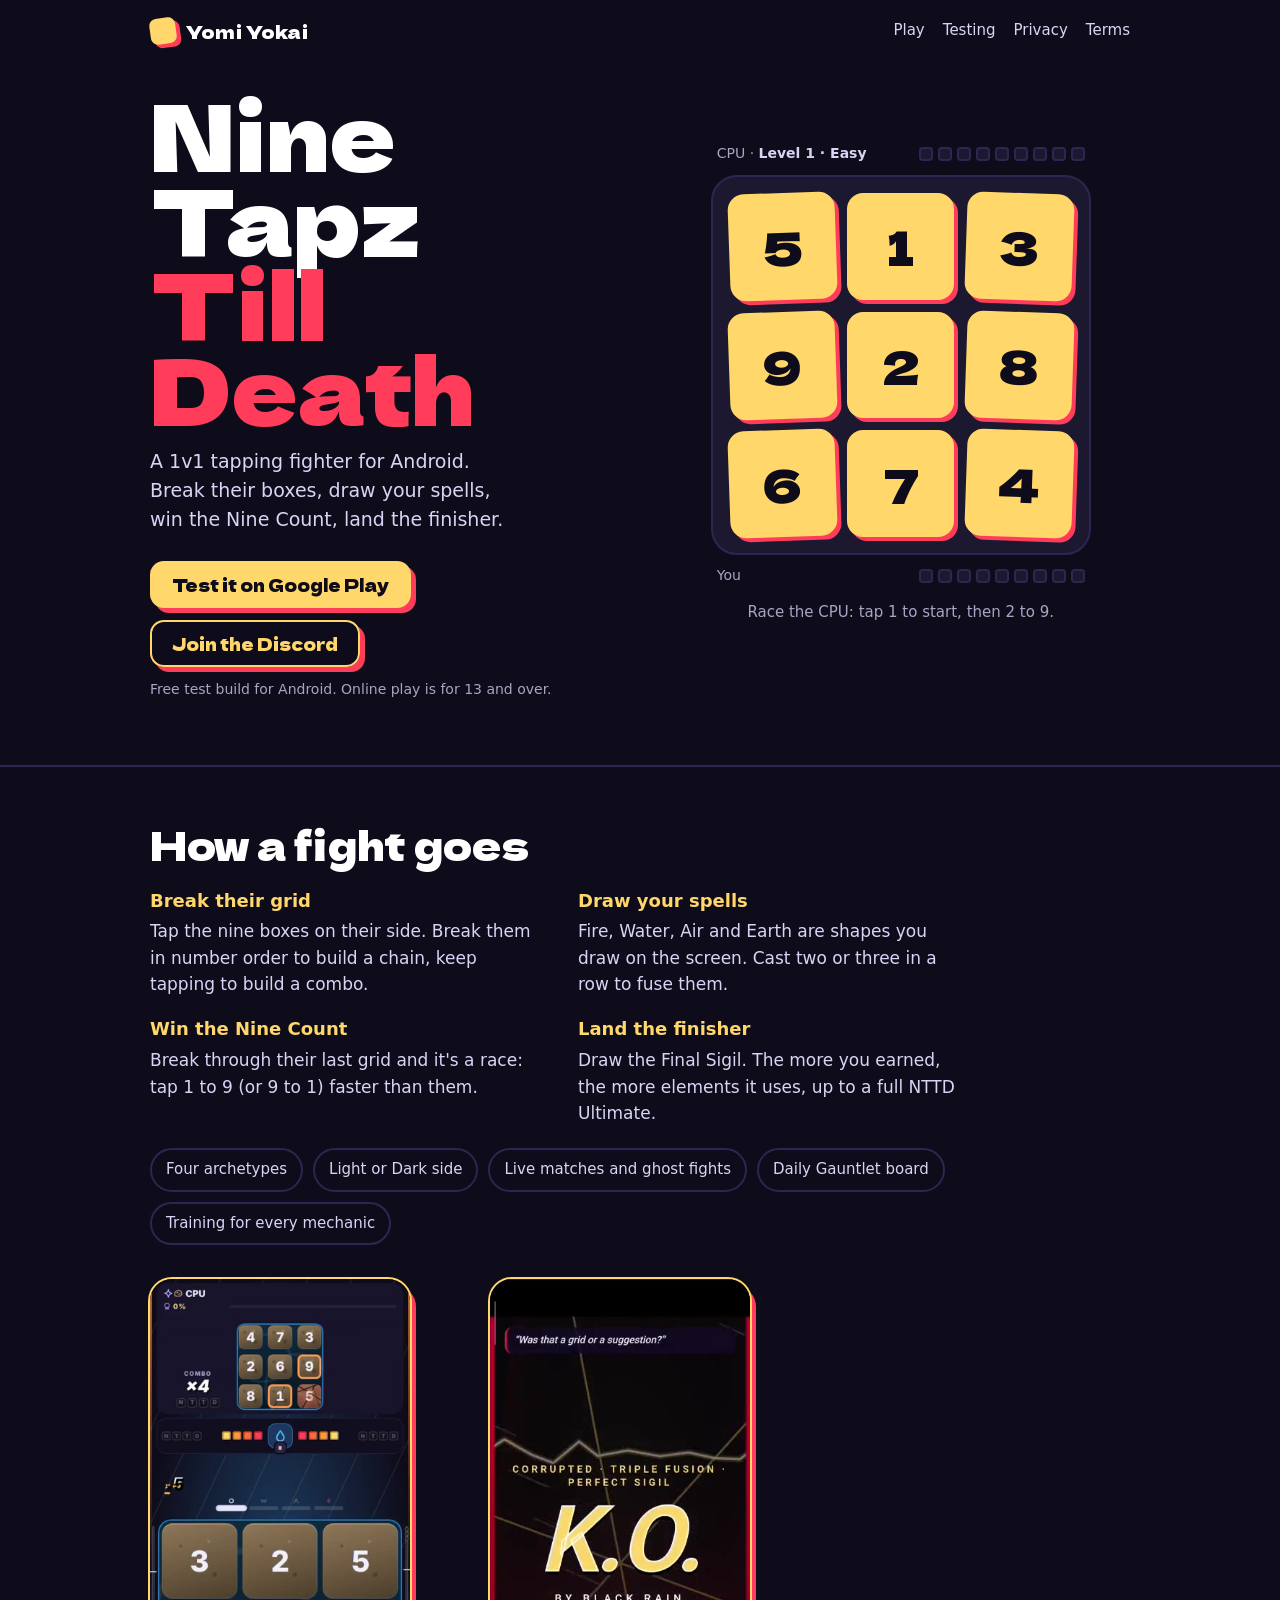
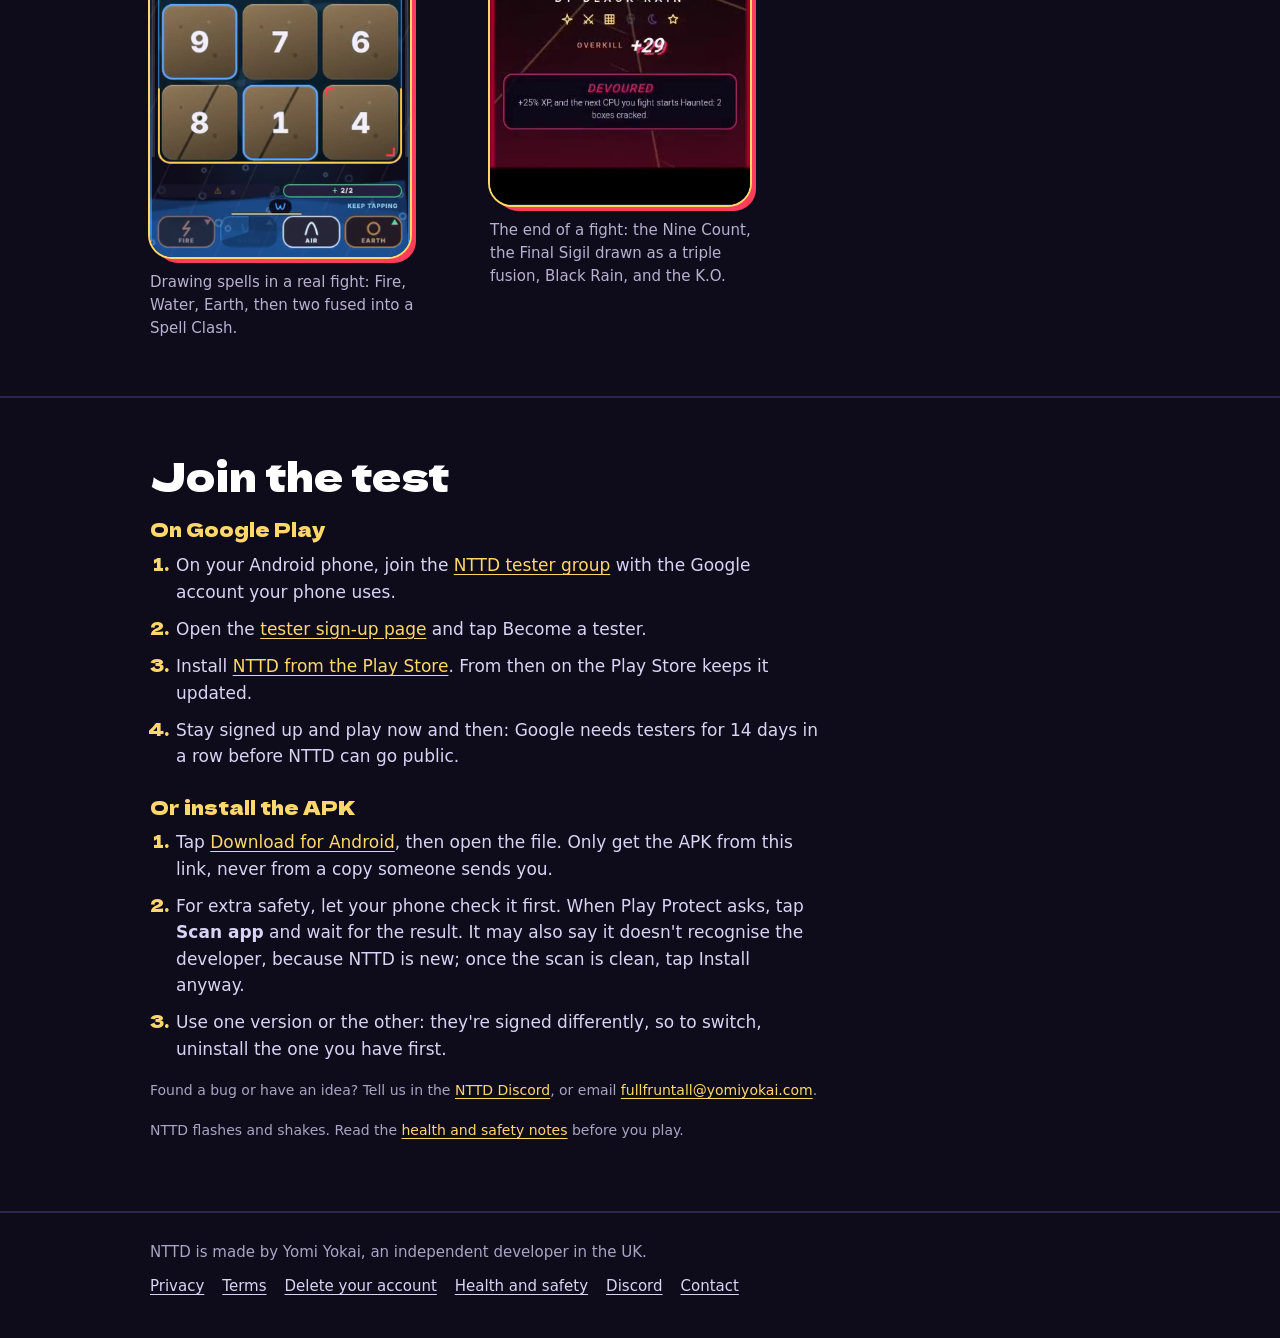
<file: index.html>
<!DOCTYPE html>
<html lang="en-GB">
<head>
<meta charset="utf-8">
<meta name="viewport" content="width=device-width, initial-scale=1">
<title>NTTD: Nine Tapz Till Death · Yomi Yokai</title>
<meta name="description" content="NTTD is a 1v1 tapping fighter for Android by Yomi Yokai. Tap nine boxes in order, draw spells, land the finisher.">
<meta property="og:title" content="NTTD: Nine Tapz Till Death">
<meta property="og:description" content="A 1v1 tapping fighter for Android. Tap nine boxes in order, draw spells, land the finisher.">
<meta property="og:image" content="https://yomiyokai.com/icon.png">
<meta name="theme-color" content="#0e0c1a">
<link rel="icon" href="favicon.png">
<link rel="apple-touch-icon" href="apple-touch-icon.png">
<link rel="stylesheet" href="style.css">
</head>
<body>
<header class="wrap top">
  <a class="mark" href="./"><i></i>Yomi Yokai</a>
  <nav class="nav" aria-label="Site"><a class="wide" href="#play">Play</a><a class="wide" href="#test">Testing</a><a href="privacy.html">Privacy</a><a href="terms.html">Terms</a></nav>
</header>

<main>
  <section class="wrap hero">
    <div>
      <h1 class="title"><span>Nine Tapz</span><span>Till Death</span></h1>
      <p class="lede">A 1v1 tapping fighter for Android. Break their boxes, draw your spells, win the Nine Count, land the finisher.</p>
      <div class="cta">
        <a class="btn" href="#test">Test it on Google Play</a>
        <a class="btn alt" href="https://discord.gg/HuXFx2wzc4" rel="noopener">Join the Discord</a>
        <span class="note">Free test build for Android. Online play is for 13 and over.</span>
      </div>
    </div>
    <div class="count" id="count">
      <div class="lane cpu" aria-hidden="true"><span class="who">CPU · <b id="lvlName">Level 1 · Easy</b></span><span class="pips" id="cpuPips"></span></div>
      <div class="grid" id="grid" aria-label="Tap the boxes from 1 to 9"></div>
      <div class="lane you" aria-hidden="true"><span class="who">You</span><span class="pips" id="youPips"></span></div>
      <p id="countMsg" aria-live="polite">Race the CPU: tap 1 to start, then 2 to 9.</p>
      <p class="best" id="countBest"></p>
    </div>
  </section>

  <section class="band" id="play">
    <div class="wrap">
      <h2>How a fight goes</h2>
      <div class="how">
        <div><h3>Break their grid</h3><p>Tap the nine boxes on their side. Break them in number order to build a chain, keep tapping to build a combo.</p></div>
        <div><h3>Draw your spells</h3><p>Fire, Water, Air and Earth are shapes you draw on the screen. Cast two or three in a row to fuse them.</p></div>
        <div><h3>Win the Nine Count</h3><p>Break through their last grid and it's a race: tap 1 to 9 (or 9 to 1) faster than them.</p></div>
        <div><h3>Land the finisher</h3><p>Draw the Final Sigil. The more you earned, the more elements it uses, up to a full NTTD Ultimate.</p></div>
      </div>
      <ul class="facts"><li>Four archetypes</li><li>Light or Dark side</li><li>Live matches and ghost fights</li><li>Daily Gauntlet board</li><li>Training for every mechanic</li></ul>
      <div class="reels">
      <figure class="reel">
        <video src="spells.mp4" poster="spells.jpg" autoplay muted loop playsinline preload="metadata" aria-label="A fight: drawing Fire, Water, Earth and Air on the grid, then fusing two spells into a Spell Clash"></video>
        <figcaption>Drawing spells in a real fight: Fire, Water, Earth, then two fused into a Spell Clash.</figcaption>
      </figure>
      <figure class="reel">
        <video src="finish.mp4" poster="finish.jpg" style="aspect-ratio: 360 / 728" autoplay muted loop playsinline preload="metadata" aria-label="The end of a fight: Nine Count races, the Final Sigil drawn as a corrupted triple fusion, Black Rain, the K.O. and the victory screen"></video>
        <figcaption>The end of a fight: the Nine Count, the Final Sigil drawn as a triple fusion, Black Rain, and the K.O.</figcaption>
      </figure>
      </div>
    </div>
  </section>

  <section class="band" id="test">
    <div class="wrap">
      <h2>Join the test</h2>
      <h3 class="route">On Google Play</h3>
      <ol class="steps">
        <li>On your Android phone, join the <a href="https://groups.google.com/g/nttd-testers" rel="noopener">NTTD tester group</a> with the Google account your phone uses.</li>
        <li>Open the <a href="https://play.google.com/apps/testing/com.yomiyokai.nttd" rel="noopener">tester sign-up page</a> and tap Become a tester.</li>
        <li>Install <a href="https://play.google.com/store/apps/details?id=com.yomiyokai.nttd" rel="noopener">NTTD from the Play Store</a>. From then on the Play Store keeps it updated.</li>
        <li>Stay signed up and play now and then: Google needs testers for 14 days in a row before NTTD can go public.</li>
      </ol>
      <h3 class="route">Or install the APK</h3>
      <ol class="steps">
        <li>Tap <a href="https://github.com/coldsouthstar/NTTD-builds/releases/latest/download/NTTD.apk">Download for Android</a>, then open the file. Only get the APK from this link, never from a copy someone sends you.</li>
        <li>For extra safety, let your phone check it first. When Play Protect asks, tap <b>Scan app</b> and wait for the result. It may also say it doesn't recognise the developer, because NTTD is new; once the scan is clean, tap Install anyway.</li>
        <li>Use one version or the other: they're signed differently, so to switch, uninstall the one you have first.</li>
      </ol>
      <p class="note" style="margin-top:18px">Found a bug or have an idea? Tell us in the <a href="https://discord.gg/HuXFx2wzc4" rel="noopener">NTTD Discord</a>, or email <a href="mailto:fullfruntall@yomiyokai.com">fullfruntall@yomiyokai.com</a>.</p>
      <p class="note" style="margin-top:18px">NTTD flashes and shakes. Read the <a href="safety.html">health and safety notes</a> before you play.</p>
    </div>
  </section>
</main>

<footer class="foot">
  <div class="wrap">
    <span>NTTD is made by Yomi Yokai, an independent developer in the UK.</span>
    <nav aria-label="Legal"><a href="privacy.html">Privacy</a><a href="terms.html">Terms</a><a href="delete-account.html">Delete your account</a><a href="safety.html">Health and safety</a><a href="https://discord.gg/HuXFx2wzc4" rel="noopener">Discord</a><a href="mailto:fullfruntall@yomiyokai.com">Contact</a></nav>
  </div>
</footer>

<script>
// The Nine Count, playable: race the CPU. Tap 1 to start (the CPU starts with you), then 2 to 9 in order.
// Win and the CPU gets about 12% faster; lose and you try the same level again. A wrong box costs 0.3 s.
(() => {
  const grid = document.getElementById('grid'), wrapEl = document.getElementById('count'), msg = document.getElementById('countMsg'),
    cpuPips = document.getElementById('cpuPips'), youPips = document.getElementById('youPips'), lvlName = document.getElementById('lvlName'),
    bestEl = document.getElementById('countBest');
  const PLAY = 'https://play.google.com/store/apps/details?id=com.yomiyokai.nttd';
  const store = (k, v) => { try { if (v === undefined) return +localStorage.getItem(k) || 0; localStorage.setItem(k, v); } catch (e) { return 0; } };
  let level = Math.max(1, store('nttd.site.level')), best = store('nttd.site.best'), wins = 0;
  let next = 1, t0 = 0, raf = 0, over = false;
  const pace = (l) => Math.max(1.5, 4.5 * Math.pow(0.88, l - 1));          // seconds for the CPU's full count
  const tier = (l) => (l <= 2 ? 'Easy' : l <= 5 ? 'Normal' : l <= 8 ? 'Hard' : 'NTTD');
  const pips = (el) => { el.innerHTML = '<i></i>'.repeat(9); return el.children; };
  const cpuI = pips(cpuPips), youI = pips(youPips);
  const fill = (I, n) => { for (let k = 0; k < 9; k++) I[k].classList.toggle('on', k < n); };
  function label() {
    lvlName.textContent = `Level ${level} · ${tier(level)}`;
    lvlName.classList.toggle('record', level > 1 && level >= best);
    bestEl.textContent = best ? `Best: Level ${best}` : '';
  }
  function deal() {
    const n = [1, 2, 3, 4, 5, 6, 7, 8, 9];
    for (let i = 8; i > 0; i--) { const j = Math.floor(Math.random() * (i + 1)); [n[i], n[j]] = [n[j], n[i]]; }
    grid.innerHTML = n.map(v => `<button class="box" type="button" data-n="${v}" aria-label="Box ${v}">${v}</button>`).join('');
    next = 1; t0 = 0; over = false; wrapEl.classList.remove('done', 'lost');
    fill(cpuI, 0); fill(youI, 0); label();
  }
  function tick() {                                                        // the CPU's count, one pip at a time
    if (over) return;
    const t = (performance.now() - t0) / 1000, p = pace(level), n = Math.min(9, Math.floor(t / p * 9 + 0.0001));
    fill(cpuI, n);
    if (n >= 9) return end(false, t);
    raf = requestAnimationFrame(tick);
  }
  function end(won, t) {
    over = true; cancelAnimationFrame(raf);
    const p = pace(level);
    if (won) {
      wins++; level++; if (level - 1 > best) { best = level - 1; store('nttd.site.best', best); }
      store('nttd.site.level', level);
      wrapEl.classList.add('done');
      msg.innerHTML = `You ${t.toFixed(2)} s · CPU ${p.toFixed(2)} s. <b>You win.</b> Level ${level} next.` + (wins >= 3 || level > 5 ? ` <a href="${PLAY}" rel="noopener">Now do it in a real fight</a>.` : '');
      if (navigator.vibrate) navigator.vibrate([30, 40, 80]);
    } else {
      wrapEl.classList.add('lost');
      msg.textContent = `The CPU finished in ${p.toFixed(2)} s. You were on ${next - 1} of 9. Go again.`;
      if (navigator.vibrate) navigator.vibrate(60);
    }
    setTimeout(deal, won ? 1600 : 1800);
  }
  grid.addEventListener('click', (e) => {
    const b = e.target.closest('.box'); if (!b || b.classList.contains('hit') || over) return;
    if (+b.dataset.n === next) {
      if (next === 1) { t0 = performance.now(); raf = requestAnimationFrame(tick); }
      b.classList.add('hit'); b.setAttribute('aria-label', `Box ${next}, broken`);
      if (navigator.vibrate) navigator.vibrate(12);
      fill(youI, next);
      if (++next > 9) end(true, (performance.now() - t0) / 1000);
      else msg.textContent = `Next: ${next}`;
    } else {
      b.classList.remove('miss'); void b.offsetWidth; b.classList.add('miss');
      if (next > 1) { t0 -= 300; msg.textContent = `Wrong box: +0.3 s. Find ${next}.`; }   // a slip costs time, like in a fight
      else msg.textContent = 'Tap 1 to start.';
    }
  });
  deal();
})();
</script>
</body>
</html>
</file>
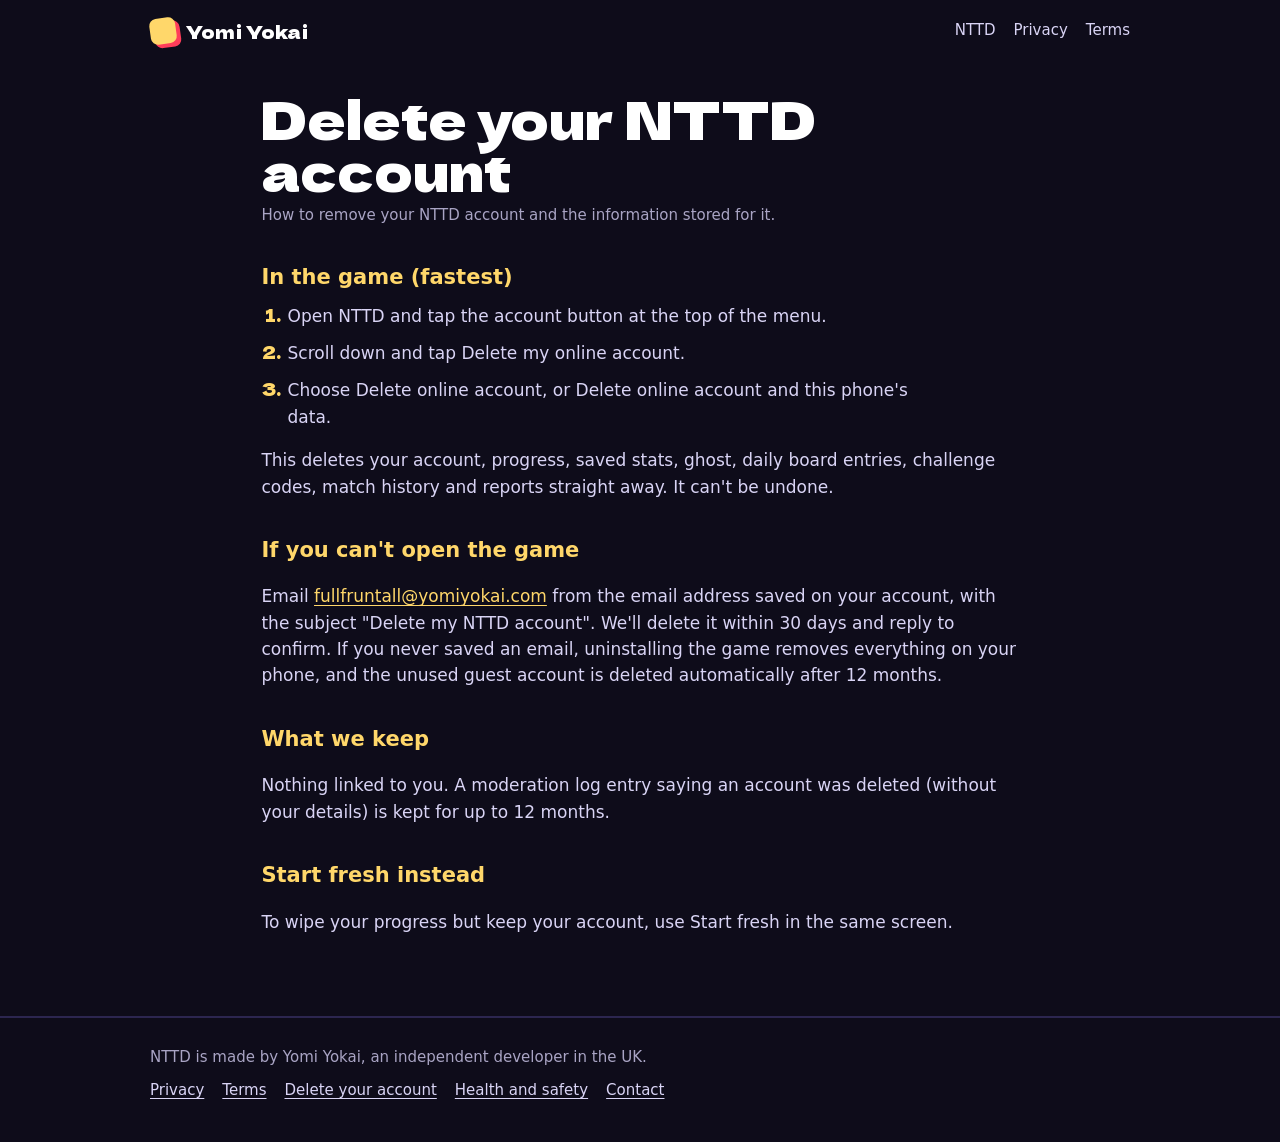
<file: delete-account.html>
<!DOCTYPE html>
<html lang="en-GB">
<head>
<meta charset="utf-8">
<meta name="viewport" content="width=device-width, initial-scale=1">
<title>Delete your account · Yomi Yokai</title>
<meta name="theme-color" content="#0e0c1a">
<link rel="icon" href="favicon.png">
<link rel="stylesheet" href="style.css">
</head>
<body>
<header class="wrap top">
  <a class="mark" href="./"><i></i>Yomi Yokai</a>
  <nav class="nav" aria-label="Site"><a href="./">NTTD</a><a href="privacy.html">Privacy</a><a href="terms.html">Terms</a></nav>
</header>
<main class="wrap doc">
<h1>Delete your NTTD account</h1>
<p class="updated">How to remove your NTTD account and the information stored for it.</p>
<h2>In the game (fastest)</h2>
<ol class="steps">
<li>Open NTTD and tap the account button at the top of the menu.</li>
<li>Scroll down and tap Delete my online account.</li>
<li>Choose Delete online account, or Delete online account and this phone's data.</li>
</ol>
<p>This deletes your account, progress, saved stats, ghost, daily board entries, challenge codes, match history and reports straight away. It can't be undone.</p>
<h2>If you can't open the game</h2>
<p>Email <a href="mailto:fullfruntall@yomiyokai.com">fullfruntall@yomiyokai.com</a> from the email address saved on your account, with the subject "Delete my NTTD account". We'll delete it within 30 days and reply to confirm. If you never saved an email, uninstalling the game removes everything on your phone, and the unused guest account is deleted automatically after 12 months.</p>
<h2>What we keep</h2>
<p>Nothing linked to you. A moderation log entry saying an account was deleted (without your details) is kept for up to 12 months.</p>
<h2>Start fresh instead</h2>
<p>To wipe your progress but keep your account, use Start fresh in the same screen.</p>
</main>
<footer class="foot">
  <div class="wrap">
    <span>NTTD is made by Yomi Yokai, an independent developer in the UK.</span>
    <nav aria-label="Legal"><a href="privacy.html">Privacy</a><a href="terms.html">Terms</a><a href="delete-account.html">Delete your account</a><a href="safety.html">Health and safety</a><a href="mailto:fullfruntall@yomiyokai.com">Contact</a></nav>
  </div>
</footer>
</body>
</html>
</file>
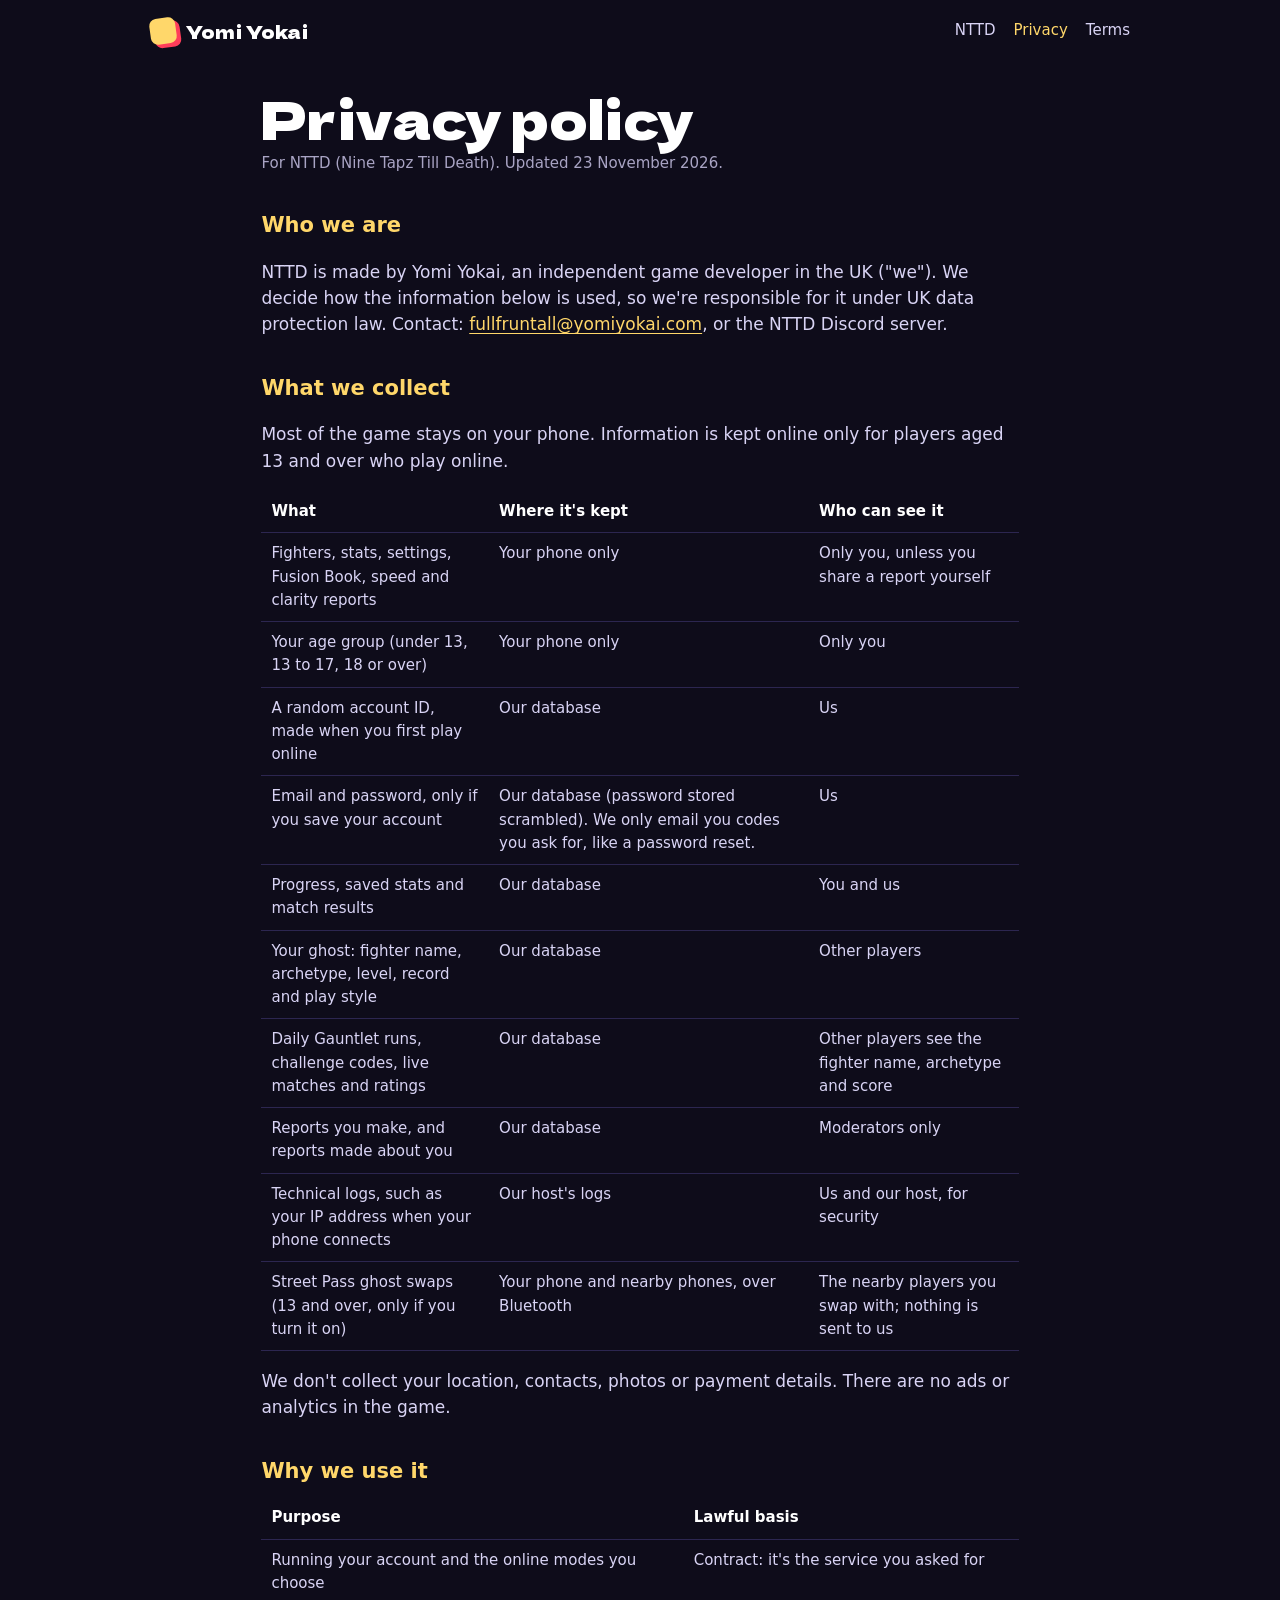
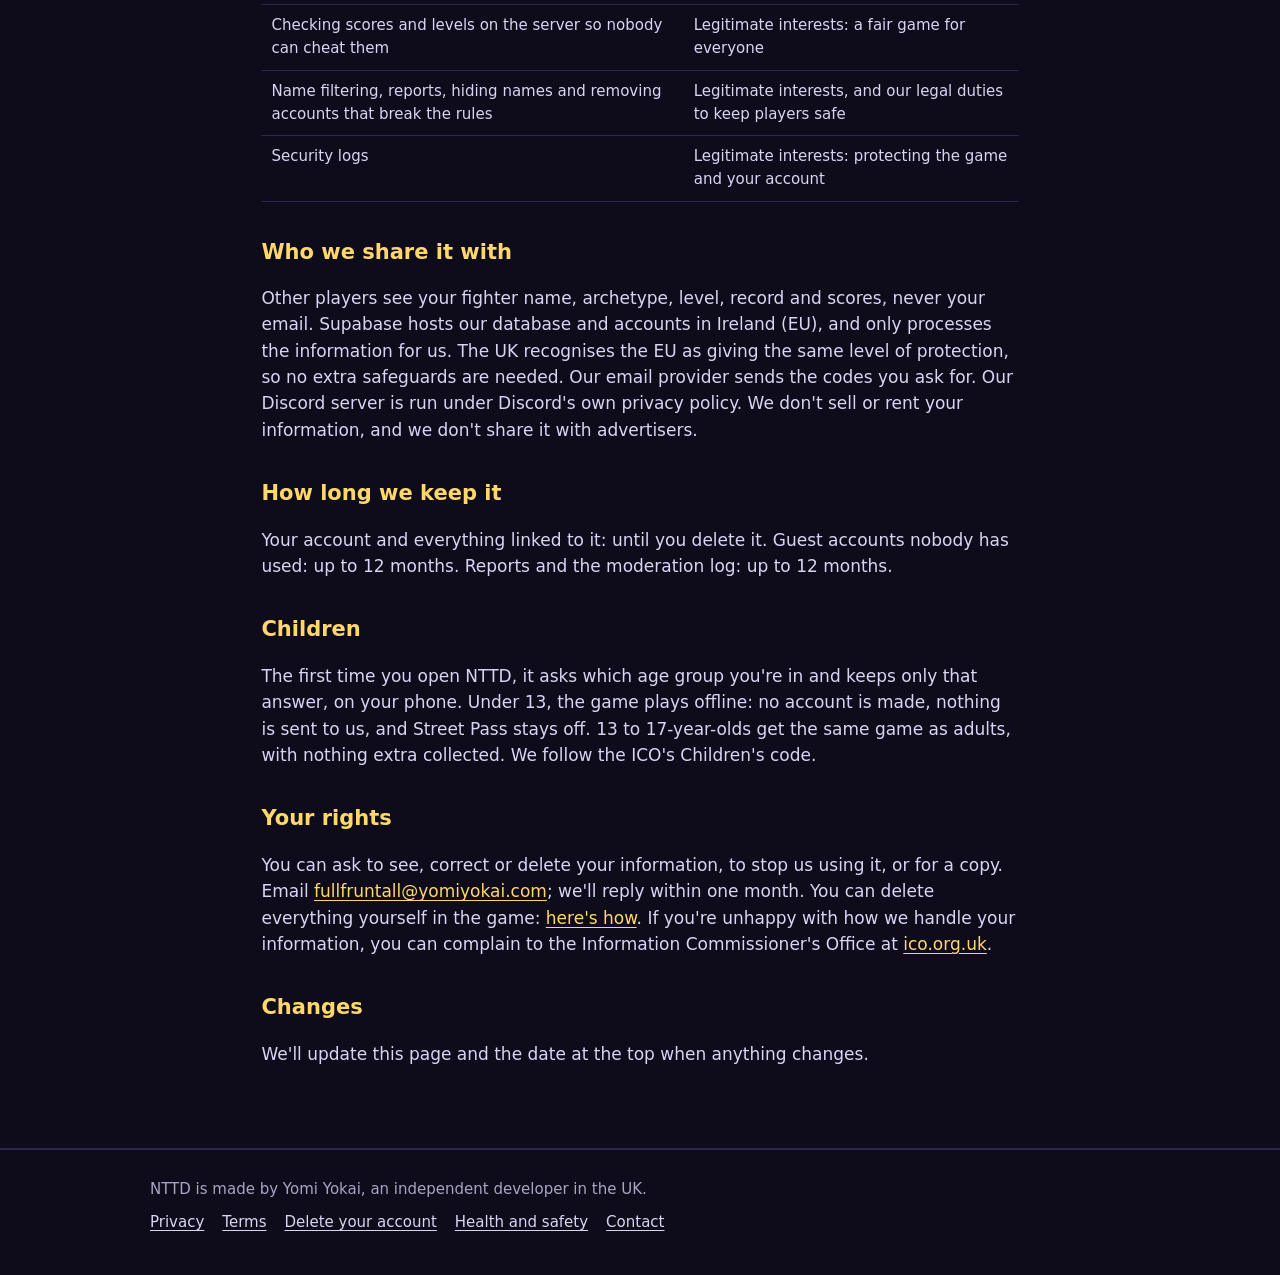
<file: privacy.html>
<!DOCTYPE html>
<html lang="en-GB">
<head>
<meta charset="utf-8">
<meta name="viewport" content="width=device-width, initial-scale=1">
<title>Privacy policy · Yomi Yokai</title>
<meta name="theme-color" content="#0e0c1a">
<link rel="icon" href="favicon.png">
<link rel="stylesheet" href="style.css">
</head>
<body>
<header class="wrap top">
  <a class="mark" href="./"><i></i>Yomi Yokai</a>
  <nav class="nav" aria-label="Site"><a href="./">NTTD</a><a href="privacy.html" aria-current="page">Privacy</a><a href="terms.html">Terms</a></nav>
</header>
<main class="wrap doc">
<h1>Privacy policy</h1>
<p class="updated">For NTTD (Nine Tapz Till Death). Updated 23 November 2026.</p>
<h2>Who we are</h2>
<p>NTTD is made by Yomi Yokai, an independent game developer in the UK ("we"). We decide how the information below is used, so we're responsible for it under UK data protection law. Contact: <a href="mailto:fullfruntall@yomiyokai.com">fullfruntall@yomiyokai.com</a>, or the NTTD Discord server.</p>
<h2>What we collect</h2>
<p>Most of the game stays on your phone. Information is kept online only for players aged 13 and over who play online.</p>
<table><thead><tr><th>What</th><th>Where it's kept</th><th>Who can see it</th></tr></thead><tbody>
<tr><td>Fighters, stats, settings, Fusion Book, speed and clarity reports</td><td>Your phone only</td><td>Only you, unless you share a report yourself</td></tr>
<tr><td>Your age group (under 13, 13 to 17, 18 or over)</td><td>Your phone only</td><td>Only you</td></tr>
<tr><td>A random account ID, made when you first play online</td><td>Our database</td><td>Us</td></tr>
<tr><td>Email and password, only if you save your account</td><td>Our database (password stored scrambled). We only email you codes you ask for, like a password reset.</td><td>Us</td></tr>
<tr><td>Progress, saved stats and match results</td><td>Our database</td><td>You and us</td></tr>
<tr><td>Your ghost: fighter name, archetype, level, record and play style</td><td>Our database</td><td>Other players</td></tr>
<tr><td>Daily Gauntlet runs, challenge codes, live matches and ratings</td><td>Our database</td><td>Other players see the fighter name, archetype and score</td></tr>
<tr><td>Reports you make, and reports made about you</td><td>Our database</td><td>Moderators only</td></tr>
<tr><td>Technical logs, such as your IP address when your phone connects</td><td>Our host's logs</td><td>Us and our host, for security</td></tr>
<tr><td>Street Pass ghost swaps (13 and over, only if you turn it on)</td><td>Your phone and nearby phones, over Bluetooth</td><td>The nearby players you swap with; nothing is sent to us</td></tr>
</tbody></table>
<p>We don't collect your location, contacts, photos or payment details. There are no ads or analytics in the game.</p>
<h2>Why we use it</h2>
<table><thead><tr><th>Purpose</th><th>Lawful basis</th></tr></thead><tbody>
<tr><td>Running your account and the online modes you choose</td><td>Contract: it's the service you asked for</td></tr>
<tr><td>Checking scores and levels on the server so nobody can cheat them</td><td>Legitimate interests: a fair game for everyone</td></tr>
<tr><td>Name filtering, reports, hiding names and removing accounts that break the rules</td><td>Legitimate interests, and our legal duties to keep players safe</td></tr>
<tr><td>Security logs</td><td>Legitimate interests: protecting the game and your account</td></tr>
</tbody></table>
<h2>Who we share it with</h2>
<p>Other players see your fighter name, archetype, level, record and scores, never your email. Supabase hosts our database and accounts in Ireland (EU), and only processes the information for us. The UK recognises the EU as giving the same level of protection, so no extra safeguards are needed. Our email provider sends the codes you ask for. Our Discord server is run under Discord's own privacy policy. We don't sell or rent your information, and we don't share it with advertisers.</p>
<h2>How long we keep it</h2>
<p>Your account and everything linked to it: until you delete it. Guest accounts nobody has used: up to 12 months. Reports and the moderation log: up to 12 months.</p>
<h2>Children</h2>
<p>The first time you open NTTD, it asks which age group you're in and keeps only that answer, on your phone. Under 13, the game plays offline: no account is made, nothing is sent to us, and Street Pass stays off. 13 to 17-year-olds get the same game as adults, with nothing extra collected. We follow the ICO's Children's code.</p>
<h2>Your rights</h2>
<p>You can ask to see, correct or delete your information, to stop us using it, or for a copy. Email <a href="mailto:fullfruntall@yomiyokai.com">fullfruntall@yomiyokai.com</a>; we'll reply within one month. You can delete everything yourself in the game: <a href="delete-account.html">here's how</a>. If you're unhappy with how we handle your information, you can complain to the Information Commissioner's Office at <a href="https://ico.org.uk">ico.org.uk</a>.</p>
<h2>Changes</h2>
<p>We'll update this page and the date at the top when anything changes.</p>
</main>
<footer class="foot">
  <div class="wrap">
    <span>NTTD is made by Yomi Yokai, an independent developer in the UK.</span>
    <nav aria-label="Legal"><a href="privacy.html">Privacy</a><a href="terms.html">Terms</a><a href="delete-account.html">Delete your account</a><a href="safety.html">Health and safety</a><a href="mailto:fullfruntall@yomiyokai.com">Contact</a></nav>
  </div>
</footer>
</body>
</html>
</file>
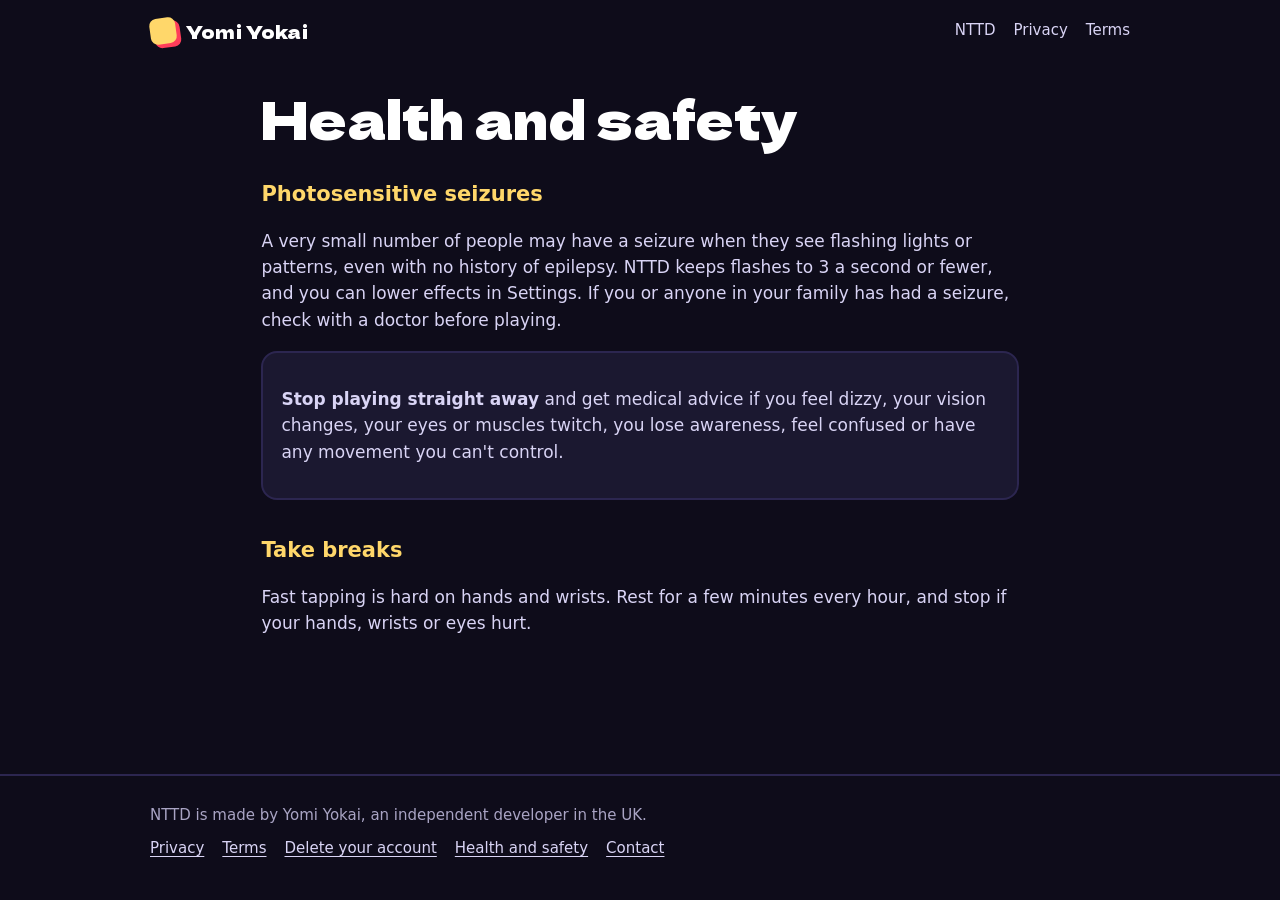
<file: safety.html>
<!DOCTYPE html>
<html lang="en-GB">
<head>
<meta charset="utf-8">
<meta name="viewport" content="width=device-width, initial-scale=1">
<title>Health and safety · Yomi Yokai</title>
<meta name="theme-color" content="#0e0c1a">
<link rel="icon" href="favicon.png">
<link rel="stylesheet" href="style.css">
</head>
<body>
<header class="wrap top">
  <a class="mark" href="./"><i></i>Yomi Yokai</a>
  <nav class="nav" aria-label="Site"><a href="./">NTTD</a><a href="privacy.html">Privacy</a><a href="terms.html">Terms</a></nav>
</header>
<main class="wrap doc">
<h1>Health and safety</h1>
<h2>Photosensitive seizures</h2>
<p>A very small number of people may have a seizure when they see flashing lights or patterns, even with no history of epilepsy. NTTD keeps flashes to 3 a second or fewer, and you can lower effects in Settings. If you or anyone in your family has had a seizure, check with a doctor before playing.</p>
<div class="box2"><p><strong>Stop playing straight away</strong> and get medical advice if you feel dizzy, your vision changes, your eyes or muscles twitch, you lose awareness, feel confused or have any movement you can't control.</p></div>
<h2>Take breaks</h2>
<p>Fast tapping is hard on hands and wrists. Rest for a few minutes every hour, and stop if your hands, wrists or eyes hurt.</p>
</main>
<footer class="foot">
  <div class="wrap">
    <span>NTTD is made by Yomi Yokai, an independent developer in the UK.</span>
    <nav aria-label="Legal"><a href="privacy.html">Privacy</a><a href="terms.html">Terms</a><a href="delete-account.html">Delete your account</a><a href="safety.html">Health and safety</a><a href="mailto:fullfruntall@yomiyokai.com">Contact</a></nav>
  </div>
</footer>
</body>
</html>
</file>
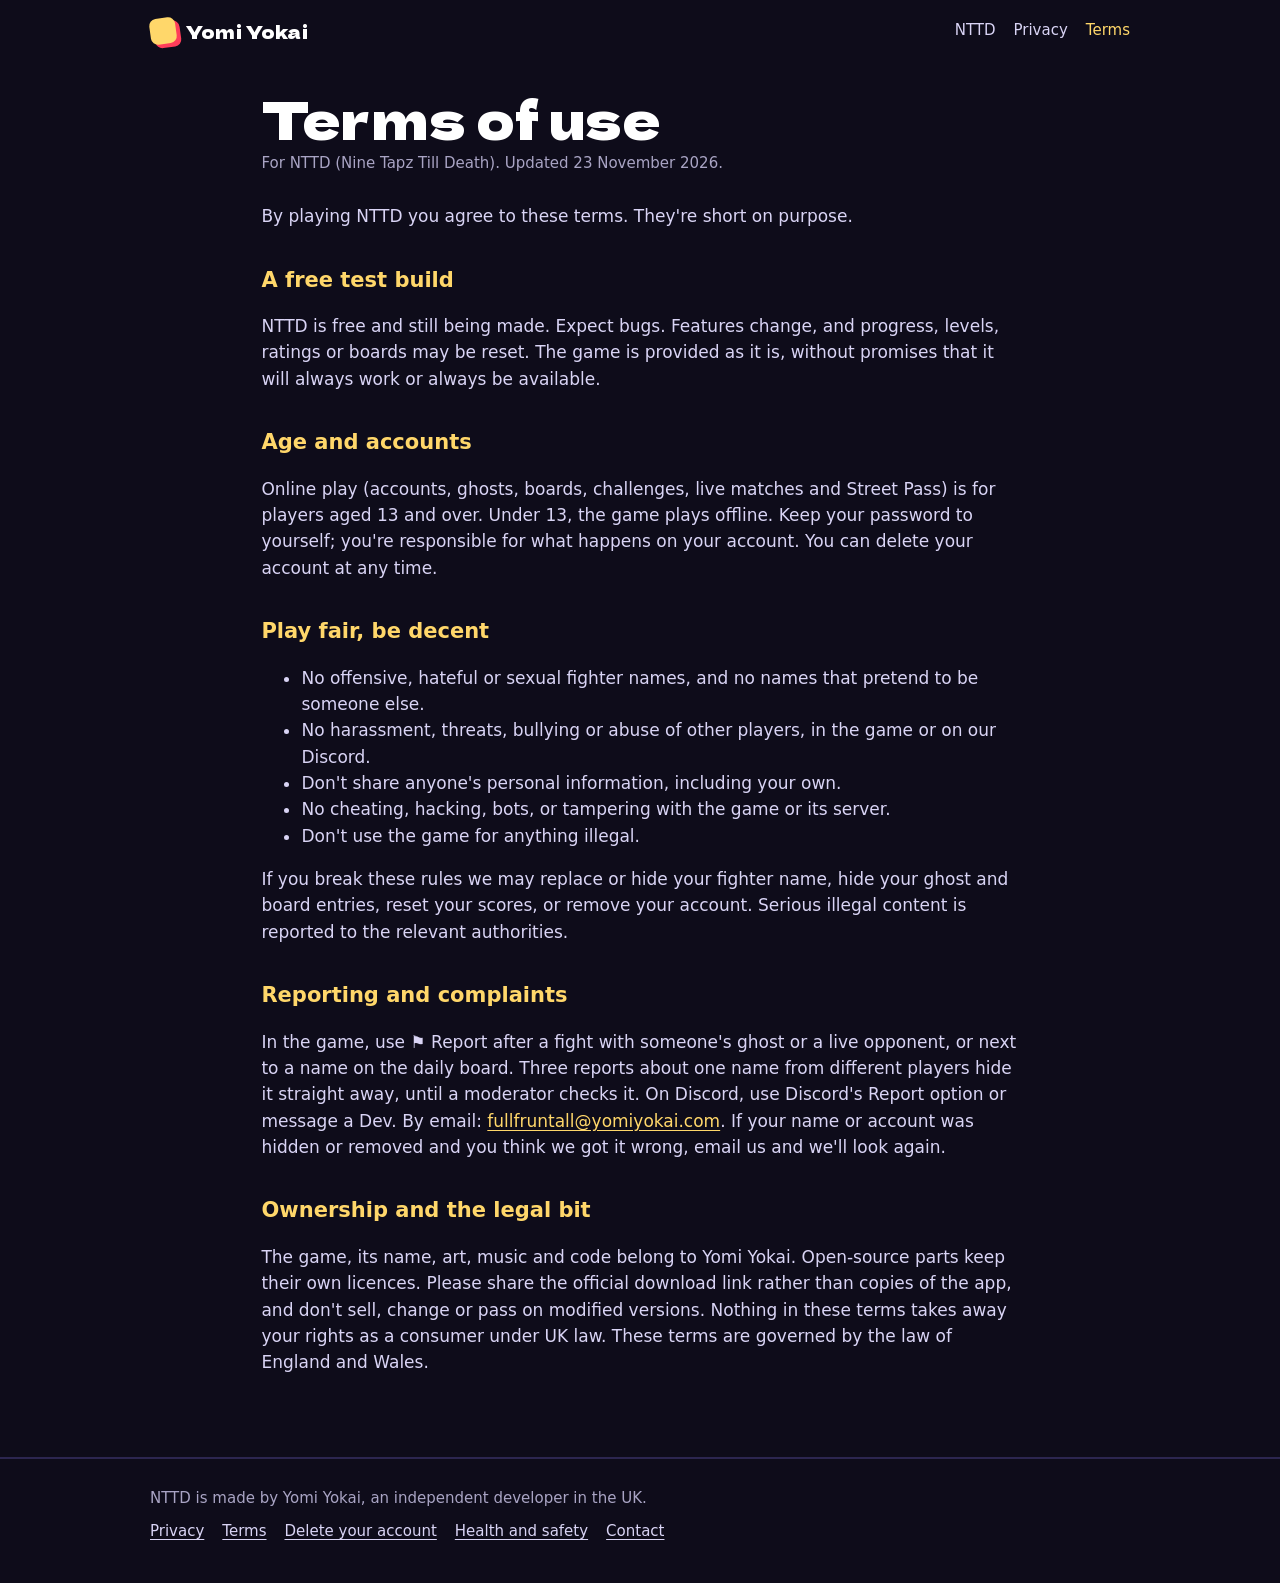
<file: terms.html>
<!DOCTYPE html>
<html lang="en-GB">
<head>
<meta charset="utf-8">
<meta name="viewport" content="width=device-width, initial-scale=1">
<title>Terms of use · Yomi Yokai</title>
<meta name="theme-color" content="#0e0c1a">
<link rel="icon" href="favicon.png">
<link rel="stylesheet" href="style.css">
</head>
<body>
<header class="wrap top">
  <a class="mark" href="./"><i></i>Yomi Yokai</a>
  <nav class="nav" aria-label="Site"><a href="./">NTTD</a><a href="privacy.html">Privacy</a><a href="terms.html" aria-current="page">Terms</a></nav>
</header>
<main class="wrap doc">
<h1>Terms of use</h1>
<p class="updated">For NTTD (Nine Tapz Till Death). Updated 23 November 2026.</p>
<p>By playing NTTD you agree to these terms. They're short on purpose.</p>
<h2>A free test build</h2>
<p>NTTD is free and still being made. Expect bugs. Features change, and progress, levels, ratings or boards may be reset. The game is provided as it is, without promises that it will always work or always be available.</p>
<h2>Age and accounts</h2>
<p>Online play (accounts, ghosts, boards, challenges, live matches and Street Pass) is for players aged 13 and over. Under 13, the game plays offline. Keep your password to yourself; you're responsible for what happens on your account. You can delete your account at any time.</p>
<h2>Play fair, be decent</h2>
<ul>
<li>No offensive, hateful or sexual fighter names, and no names that pretend to be someone else.</li>
<li>No harassment, threats, bullying or abuse of other players, in the game or on our Discord.</li>
<li>Don't share anyone's personal information, including your own.</li>
<li>No cheating, hacking, bots, or tampering with the game or its server.</li>
<li>Don't use the game for anything illegal.</li>
</ul>
<p>If you break these rules we may replace or hide your fighter name, hide your ghost and board entries, reset your scores, or remove your account. Serious illegal content is reported to the relevant authorities.</p>
<h2>Reporting and complaints</h2>
<p>In the game, use ⚑ Report after a fight with someone's ghost or a live opponent, or next to a name on the daily board. Three reports about one name from different players hide it straight away, until a moderator checks it. On Discord, use Discord's Report option or message a Dev. By email: <a href="mailto:fullfruntall@yomiyokai.com">fullfruntall@yomiyokai.com</a>. If your name or account was hidden or removed and you think we got it wrong, email us and we'll look again.</p>
<h2>Ownership and the legal bit</h2>
<p>The game, its name, art, music and code belong to Yomi Yokai. Open-source parts keep their own licences. Please share the official download link rather than copies of the app, and don't sell, change or pass on modified versions. Nothing in these terms takes away your rights as a consumer under UK law. These terms are governed by the law of England and Wales.</p>
</main>
<footer class="foot">
  <div class="wrap">
    <span>NTTD is made by Yomi Yokai, an independent developer in the UK.</span>
    <nav aria-label="Legal"><a href="privacy.html">Privacy</a><a href="terms.html">Terms</a><a href="delete-account.html">Delete your account</a><a href="safety.html">Health and safety</a><a href="mailto:fullfruntall@yomiyokai.com">Contact</a></nav>
  </div>
</footer>
</body>
</html>
</file>
<file: style.css>
/* Yomi Yokai — yomiyokai.com. Colours and the box shape come from NTTD's app icon: gold boxes with a hot red offset. */
@font-face { font-family: 'Dela'; src: url(fonts/dela-gothic-one.woff) format('woff'); font-display: swap; }
:root {
  --ink: #0e0c1a; --deep: #1b1830; --line: #2c2650;
  --gold: #ffd76a; --red: #ff3d5a; --ember: #ff8a3d; --mist: #d9d4f5; --dim: #a9a4c4;
  --display: 'Dela', 'Arial Black', system-ui, sans-serif;
  --body: system-ui, -apple-system, 'Segoe UI', Roboto, sans-serif;
}
* { box-sizing: border-box; }
html { background: var(--ink); color: var(--mist); font: 17px/1.55 var(--body); -webkit-text-size-adjust: 100%; }
body { margin: 0; min-height: 100vh; display: flex; flex-direction: column; }
a { color: var(--gold); text-underline-offset: 3px; }
a:hover { color: #fff; }
:focus-visible { outline: 3px solid var(--gold); outline-offset: 3px; border-radius: 6px; }
img { max-width: 100%; display: block; }

.wrap { width: min(100% - 40px, 980px); margin-inline: auto; }
.top { display: flex; align-items: center; justify-content: space-between; gap: 16px; padding: 18px 0; }
.mark { white-space: nowrap; flex: none; display: flex; align-items: center; gap: 10px; color: #fff; text-decoration: none; font: 18px/1 var(--display); letter-spacing: .01em; }
.mark i { width: 26px; height: 26px; background: var(--gold); border-radius: 7px; box-shadow: 4px 4px 0 var(--red); transform: rotate(-8deg); display: block; }
.nav { display: flex; gap: 18px; flex-wrap: wrap; font-size: 15px; }
.nav a { color: var(--mist); text-decoration: none; }
.nav a:hover, .nav a[aria-current] { color: var(--gold); }

/* ---- the hero: the game's own Nine Count, playable ---- */
.hero { display: grid; grid-template-columns: 1.05fr 1fr; gap: 40px; align-items: center; padding: 28px 0 64px; }
.title { font: clamp(46px, 8.4vw, 92px)/.92 var(--display); color: #fff; margin: 0 0 18px; letter-spacing: -.01em; }
.title span { display: block; }
.title span:last-child { color: var(--red); }
.lede { font-size: 19px; max-width: 30ch; margin: 0 0 26px; }
.cta { display: flex; flex-wrap: wrap; gap: 12px 18px; align-items: center; }
.btn { display: inline-flex; align-items: center; gap: 10px; padding: 15px 22px; border-radius: 14px; background: var(--gold); color: var(--ink); font: 17px/1 var(--display); text-decoration: none; box-shadow: 5px 5px 0 var(--red); transition: transform .12s, box-shadow .12s; }
.btn:hover { color: var(--ink); transform: translate(-2px, -2px); box-shadow: 7px 7px 0 var(--red); }
.btn.alt { background: transparent; color: var(--gold); box-shadow: inset 0 0 0 2px var(--gold), 5px 5px 0 var(--red); }
.btn.alt:hover { color: var(--gold); box-shadow: inset 0 0 0 2px var(--gold), 7px 7px 0 var(--red); }
.btn:active { transform: translate(3px, 3px); box-shadow: 2px 2px 0 var(--red); }
.note { font-size: 14px; color: var(--dim); }

.count { position: relative; }
.grid { display: grid; grid-template-columns: repeat(3, 1fr); gap: 12px; max-width: 380px; margin-inline: auto; padding: 16px; border-radius: 26px; background: var(--deep); border: 2px solid var(--line); }
.box { aspect-ratio: 1; border: 0; border-radius: 16px; background: var(--gold); color: var(--ink); font: clamp(30px, 7vw, 46px)/1 var(--display); cursor: pointer; box-shadow: 4px 4px 0 var(--red); transition: transform .1s, box-shadow .1s, opacity .25s; touch-action: manipulation; }
.box:nth-child(3n+1) { transform: rotate(-2deg); } .box:nth-child(3n) { transform: rotate(2deg); }
.box:active { transform: translate(3px, 3px); box-shadow: 1px 1px 0 var(--red); }
.box.hit { background: var(--deep); color: var(--line); box-shadow: inset 0 0 0 2px var(--line); cursor: default; }
.box.miss { animation: miss .3s; }
@keyframes miss { 25% { translate: -6px 0; } 75% { translate: 6px 0; } }
.count p { text-align: center; margin: 14px 0 0; font-size: 15px; color: var(--dim); min-height: 1.6em; }
.count.done .grid { animation: done .5s ease-out; border-color: var(--gold); }
@keyframes done { 0% { transform: scale(1.06); } 100% { transform: none; } }
.count.done p { color: var(--gold); font: 22px/1.3 var(--display); }

/* ---- the rest stays quiet ---- */
.band { padding: 56px 0; border-top: 2px solid var(--line); }
.band h2 { font: clamp(28px, 4.4vw, 40px)/1.05 var(--display); color: #fff; margin: 0 0 22px; }
.how { display: grid; grid-template-columns: repeat(2, 1fr); gap: 18px 36px; max-width: 820px; }
.how h3 { color: var(--gold); font-size: 18px; margin: 0 0 4px; }
.how p { margin: 0; }
.steps { padding-left: 1.3em; max-width: 62ch; margin: 0; }
.steps li { margin-bottom: 10px; padding-left: 4px; }
.steps li::marker { color: var(--gold); font-family: var(--display); }
.facts { display: flex; flex-wrap: wrap; gap: 10px; margin: 22px 0 0; padding: 0; list-style: none; }
.facts li { padding: 8px 14px; border: 2px solid var(--line); border-radius: 999px; font-size: 15px; }

.foot { margin-top: auto; border-top: 2px solid var(--line); padding: 28px 0 40px; font-size: 15px; color: var(--dim); }
.foot .wrap { display: flex; flex-wrap: wrap; gap: 10px 26px; justify-content: space-between; }
.foot nav { display: flex; flex-wrap: wrap; gap: 8px 18px; }
.foot a { color: var(--mist); }

/* ---- policy pages ---- */
.doc { padding: 20px 0 64px; max-width: 70ch; }
.doc h1 { font: clamp(34px, 6vw, 52px)/1 var(--display); color: #fff; margin: 10px 0 8px; }
.doc .updated { color: var(--dim); margin: 0 0 28px; font-size: 15px; }
.doc h2 { color: var(--gold); font-size: 21px; margin: 34px 0 8px; }
.doc table { width: 100%; border-collapse: collapse; font-size: 15px; margin: 10px 0; }
.doc th, .doc td { text-align: left; vertical-align: top; padding: 9px 10px; border-bottom: 1px solid var(--line); }
.doc th { color: #fff; }
.doc .box2 { background: var(--deep); border: 2px solid var(--line); border-radius: 16px; padding: 16px 18px; margin: 18px 0; }

@media (max-width: 760px) {
  .hero { grid-template-columns: 1fr; gap: 30px; padding-top: 10px; }
  .how { grid-template-columns: 1fr; }
  .nav { gap: 14px; font-size: 14px; } .nav .wide { display: none; }
  .doc table, .doc tbody, .doc tr, .doc td, .doc th { display: block; } .doc thead { display: none; }
  .doc tr { padding: 8px 0; border-bottom: 1px solid var(--line); } .doc td { border: 0; padding: 2px 0; }
}
@media (prefers-reduced-motion: reduce) { *, *::before, *::after { animation: none !important; transition: none !important; } }

.route { margin: 26px 0 10px; font: 19px/1.2 var(--display); color: var(--gold); }
.route:first-of-type { margin-top: 14px; }

.reel { margin: 34px 0 0; display: flex; align-items: center; gap: 24px; }
.reel video { width: 260px; max-width: 70vw; aspect-ratio: 9 / 20; border-radius: 22px; background: #0e0c1a; box-shadow: 0 0 0 2px var(--gold), 6px 6px 0 var(--red); }
.reel figcaption { max-width: 30ch; color: var(--muted, #b8b0d0); font-size: 15px; }
@media (max-width: 640px) { .reel { flex-direction: column; align-items: flex-start; } }
@media (prefers-reduced-motion: reduce) { .reel video { animation: none; } }

/* the Nine Count race: the CPU's pips above the grid, yours below */
.lane { display: flex; align-items: center; justify-content: space-between; gap: 12px; max-width: 380px; margin: 0 auto; padding: 0 6px; font-size: 14px; color: var(--dim); }
.lane.cpu { margin-bottom: 10px; } .lane.you { margin-top: 10px; }
.lane .who b { color: var(--mist); font-weight: 700; }
.lane .who b.record { color: var(--gold); }
.pips { display: flex; gap: 5px; }
.pips i { width: 14px; height: 14px; border-radius: 4px; background: var(--deep); box-shadow: inset 0 0 0 2px var(--line); }
.cpu .pips i.on { background: var(--red); box-shadow: none; }
.you .pips i.on { background: var(--gold); box-shadow: none; }
.count.lost .grid { border-color: var(--red); }
.count.lost p#countMsg { color: var(--red); }
.count p.best { margin-top: 4px; font-size: 13px; min-height: 1.4em; }
.count.done p#countMsg { font: 18px/1.35 var(--display); }
.count.done p#countMsg a { font-family: var(--body); font-size: 15px; }
.count.done p.best { font: 13px/1.4 var(--body); color: var(--dim); }
.reels { display: grid; grid-template-columns: repeat(auto-fit, minmax(240px, 300px)); gap: 28px 40px; margin-top: 34px; }
.reels .reel { margin: 0; flex-direction: column; align-items: flex-start; gap: 14px; }
</file>
